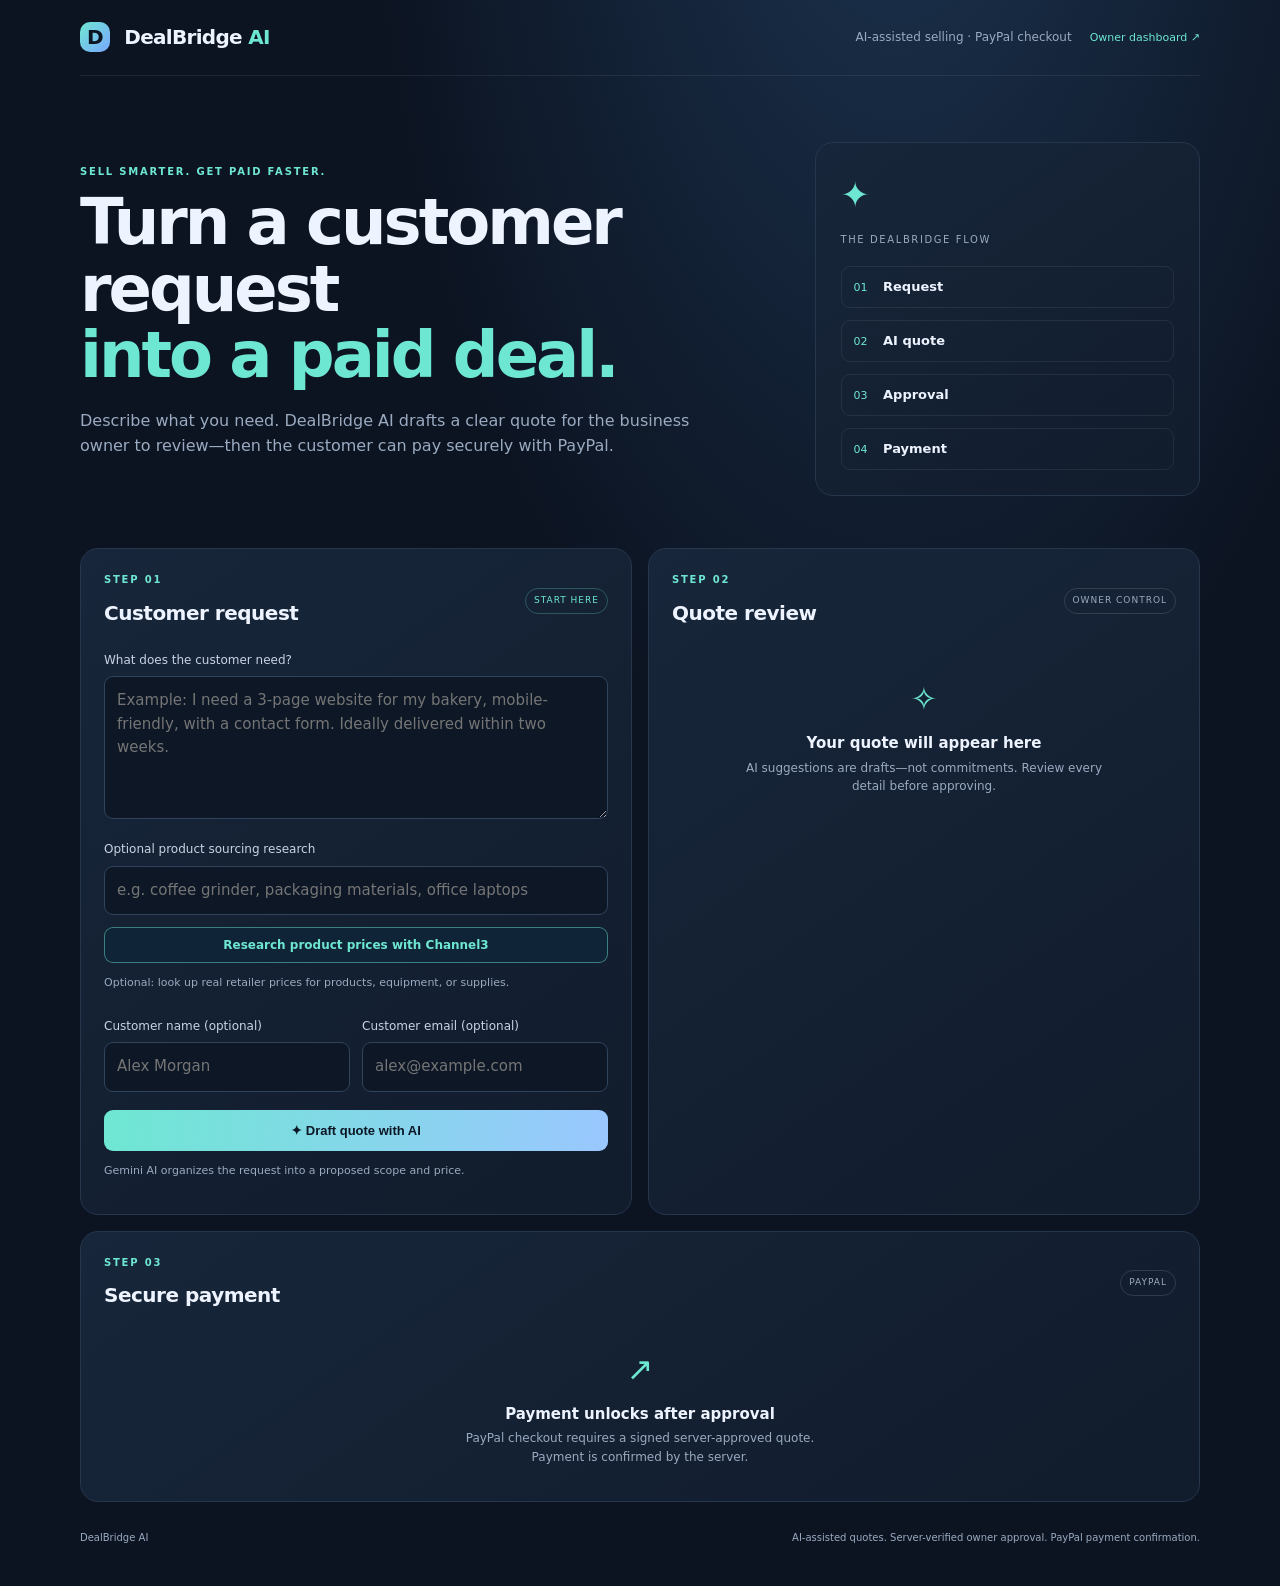
<file: index.html>
<!doctype html>
<html lang="en"><head><meta charset="utf-8"><meta name="viewport" content="width=device-width,initial-scale=1"><meta name="description" content="DealBridge AI turns customer requests into clear, owner-approved quotes and secure PayPal payments."><meta name="theme-color" content="#101827"><title>DealBridge AI — From request to paid</title><link rel="stylesheet" href="/styles.css"><script src="/app.js" defer></script></head>
<body><header class="top"><a class="brand" href="#"><span class="mark">D</span> DealBridge <em>AI</em></a><div class="top-links"><span class="top-note">AI-assisted selling · PayPal checkout</span><a class="owner-link" href="/owner.html">Owner dashboard ↗</a></div></header><main>
<section class="hero"><div><p class="eyebrow">SELL SMARTER. GET PAID FASTER.</p><h1>Turn a customer request<br><span>into a paid deal.</span></h1><p class="sub">Describe what you need. DealBridge AI drafts a clear quote for the business owner to review—then the customer can pay securely with PayPal.</p></div><div class="hero-card"><div class="orb">✦</div><p class="tiny">THE DEALBRIDGE FLOW</p><div class="steps"><span>01 <b>Request</b></span><span>02 <b>AI quote</b></span><span>03 <b>Approval</b></span><span>04 <b>Payment</b></span></div></div></section>
<section class="workspace"><div class="panel request-panel"><div class="panel-head"><div><p class="eyebrow">STEP 01</p><h2>Customer request</h2></div><span class="status">START HERE</span></div><label for="request">What does the customer need?</label><textarea id="request" rows="5" placeholder="Example: I need a 3-page website for my bakery, mobile-friendly, with a contact form. Ideally delivered within two weeks."></textarea><div class="product-tools"><label for="product-query">Optional product sourcing research</label><input id="product-query" placeholder="e.g. coffee grinder, packaging materials, office laptops"><button id="research-products" type="button" class="secondary">Research product prices with Channel3</button><p id="product-status" class="hint" aria-live="polite">Optional: look up real retailer prices for products, equipment, or supplies.</p><div id="product-results" class="product-results" hidden></div></div><div class="fields"><div><label for="customer">Customer name (optional)</label><input id="customer" placeholder="Alex Morgan"></div><div><label for="email">Customer email (optional)</label><input id="email" type="email" placeholder="alex@example.com"></div></div><button id="draft" class="primary">✦ Draft quote with AI</button><p id="ai-status" class="hint" aria-live="polite">Gemini AI organizes the request into a proposed scope and price.</p></div>
<div class="panel quote-panel"><div class="panel-head"><div><p class="eyebrow">STEP 02</p><h2>Quote review</h2></div><span class="status muted">OWNER CONTROL</span></div><div id="empty" class="empty"><div class="empty-icon">✧</div><h3>Your quote will appear here</h3><p>AI suggestions are drafts—not commitments. Review every detail before approving.</p></div><div id="quote" hidden><label for="scope">Proposed scope</label><textarea id="scope" rows="5"></textarea><div class="fields"><div><label for="amount">Total price (USD)</label><input id="amount" type="number" min="1" step="0.01" value="250"></div><div><label for="delivery">Delivery estimate</label><input id="delivery" placeholder="e.g. 2 weeks"></div></div><label for="terms">Notes / terms</label><input id="terms" placeholder="One revision included; 50% deposit..."><label for="owner-code">Business owner approval code</label><input id="owner-code" type="password" minlength="16" autocomplete="current-password" placeholder="Private code configured in Vercel"><p class="hint">The server checks this private code. Set OWNER_APPROVAL_CODE in Vercel (minimum 16 characters).</p><button id="approve" class="primary">Verify owner & approve quote</button><p id="approval-status" class="hint" aria-live="polite">Server-side owner approval is required before checkout.</p></div></div>
<div class="panel payment-panel"><div class="panel-head"><div><p class="eyebrow">STEP 03</p><h2>Secure payment</h2></div><span class="status muted">PAYPAL</span></div><div id="payment-empty" class="empty compact"><div class="empty-icon">↗</div><h3>Payment unlocks after approval</h3><p>PayPal checkout requires a signed server-approved quote. Payment is confirmed by the server.</p></div><div id="paypal-area" hidden><div class="payment-summary"><span>Approved total</span><strong id="approved-total">$0.00</strong></div><div id="paypal-buttons"></div><p id="payment-status" class="hint" aria-live="polite">Complete checkout to finalize this deal.</p></div></div></section>
<footer><span>DealBridge AI</span><span>AI-assisted quotes. Server-verified owner approval. PayPal payment confirmation.</span></footer></main></body></html>
</file>
<file: styles.css>
:root{color-scheme:dark;--bg:#0c1422;--panel:#131f31;--line:#26364d;--text:#eef4ff;--muted:#9aaac0;--cyan:#6ee7d2;--blue:#7aa7ff}*{box-sizing:border-box}body{margin:0;background:radial-gradient(ellipse at 70% -20%,#1d3552 0,transparent 42%),var(--bg);color:var(--text);font:15px/1.55 Inter,ui-sans-serif,system-ui,-apple-system,Segoe UI,sans-serif}.top,main{width:min(1120px,calc(100% - 40px));margin:auto}.top{height:76px;display:flex;align-items:center;justify-content:space-between;border-bottom:1px solid #ffffff12}.brand{font-size:20px;font-weight:750;color:var(--text);text-decoration:none;letter-spacing:-.7px}.brand em{color:var(--cyan);font-style:normal}.mark{display:inline-grid;place-items:center;width:30px;height:30px;margin-right:8px;border-radius:10px;background:linear-gradient(135deg,#6ee7d2,#7aa7ff);color:#0c1422}.top-note,.hint,footer,.sub,.empty p{color:var(--muted)}.top-note{font-size:12px}.hero{display:grid;grid-template-columns:1.4fr .8fr;gap:60px;align-items:center;padding:66px 0 52px}.eyebrow{font-size:10px;letter-spacing:1.8px;color:var(--cyan);font-weight:800;margin:0 0 10px}.hero h1{font-size:clamp(38px,6vw,64px);letter-spacing:-3px;line-height:1.04;margin:0}.hero h1 span{color:var(--cyan)}.sub{max-width:610px;font-size:16px;margin-top:20px}.hero-card,.panel{background:linear-gradient(145deg,#17263a,#111c2c);border:1px solid var(--line);border-radius:18px}.hero-card{padding:25px}.orb{font-size:35px;color:var(--cyan)}.tiny{font-size:10px;letter-spacing:1.6px;color:var(--muted)}.steps{display:grid;gap:12px;margin-top:18px}.steps span{padding:10px 12px;border:1px solid #ffffff12;border-radius:9px;color:var(--cyan);font-size:11px}.steps b{color:var(--text);margin-left:12px;font-size:13px}.workspace{display:grid;grid-template-columns:1fr 1fr;gap:16px}.panel{padding:23px;min-width:0}.payment-panel{grid-column:1/-1}.panel-head{display:flex;justify-content:space-between;align-items:center;margin-bottom:22px}.panel h2{font-size:20px;margin:0;letter-spacing:-.5px}.status{font-size:9px;letter-spacing:1px;color:var(--cyan);border:1px solid #6ee7d244;padding:5px 8px;border-radius:30px}.status.muted{color:var(--muted);border-color:#ffffff20}label{display:block;font-size:12px;color:#c8d4e5;margin:14px 0 7px}textarea,input{width:100%;border:1px solid #31435d;background:#0d1726;border-radius:9px;padding:12px;color:var(--text);font:inherit;outline:none}textarea:focus,input:focus{border-color:var(--cyan)}textarea{resize:vertical}.fields{display:grid;grid-template-columns:1fr 1fr;gap:12px}.primary{width:100%;margin-top:18px;padding:13px 16px;border:0;border-radius:9px;background:linear-gradient(100deg,#6ee7d2,#9ac7ff);color:#0c1725;font-weight:800;font-size:13px;cursor:pointer}.primary:disabled{opacity:.55;cursor:wait}.hint{font-size:11px;min-height:18px}.empty{text-align:center;padding:24px 10px 18px}.empty-icon{font-size:32px;color:var(--cyan)}.empty h3{margin:8px 0 3px;font-size:15px}.empty p{font-size:12px;max-width:360px;margin:0 auto}.compact{padding:12px}.payment-summary{display:flex;justify-content:space-between;align-items:center;padding:13px 0 18px;color:var(--muted);font-size:12px}.payment-summary strong{font-size:25px;color:var(--text)}#paypal-buttons{max-width:460px}footer{display:flex;justify-content:space-between;gap:20px;padding:28px 0 40px;font-size:10px} [hidden]{display:none!important}@media(max-width:720px){.hero{grid-template-columns:1fr;gap:25px;padding:48px 0 35px}.workspace{grid-template-columns:1fr}.payment-panel{grid-column:auto}.fields{grid-template-columns:1fr}.top-note{display:none}footer{flex-direction:column;gap:5px}}
.secondary{width:100%;margin-top:12px;padding:10px 13px;border:1px solid #6ee7d277;border-radius:9px;background:#102437;color:var(--cyan);font-family:inherit;font-size:12px;font-weight:600;cursor:pointer}.secondary:disabled{opacity:.55;cursor:wait}.product-tools{margin-top:6px}.product-results{display:grid;gap:8px;margin:10px 0}.product-card{display:grid;grid-template-columns:64px 1fr;gap:12px;padding:10px;border:1px solid #ffffff18;border-radius:10px;background:#0d1726}.product-card img{width:64px;height:64px;object-fit:cover;border-radius:7px}.product-card strong{display:block;font-size:12px}.product-card small{display:block;color:var(--muted);font-size:10px}.product-card a{color:var(--cyan);font-size:11px;text-decoration:none}.product-card a:hover{text-decoration:underline}.product-empty{color:var(--muted);font-size:11px}
.top-links{display:flex;align-items:center;gap:18px}.owner-link{color:var(--cyan);font-size:11px;text-decoration:none}.owner-link:hover{text-decoration:underline}@media(max-width:720px){.top-links{gap:0}.owner-link{font-size:10px}}
</file>
